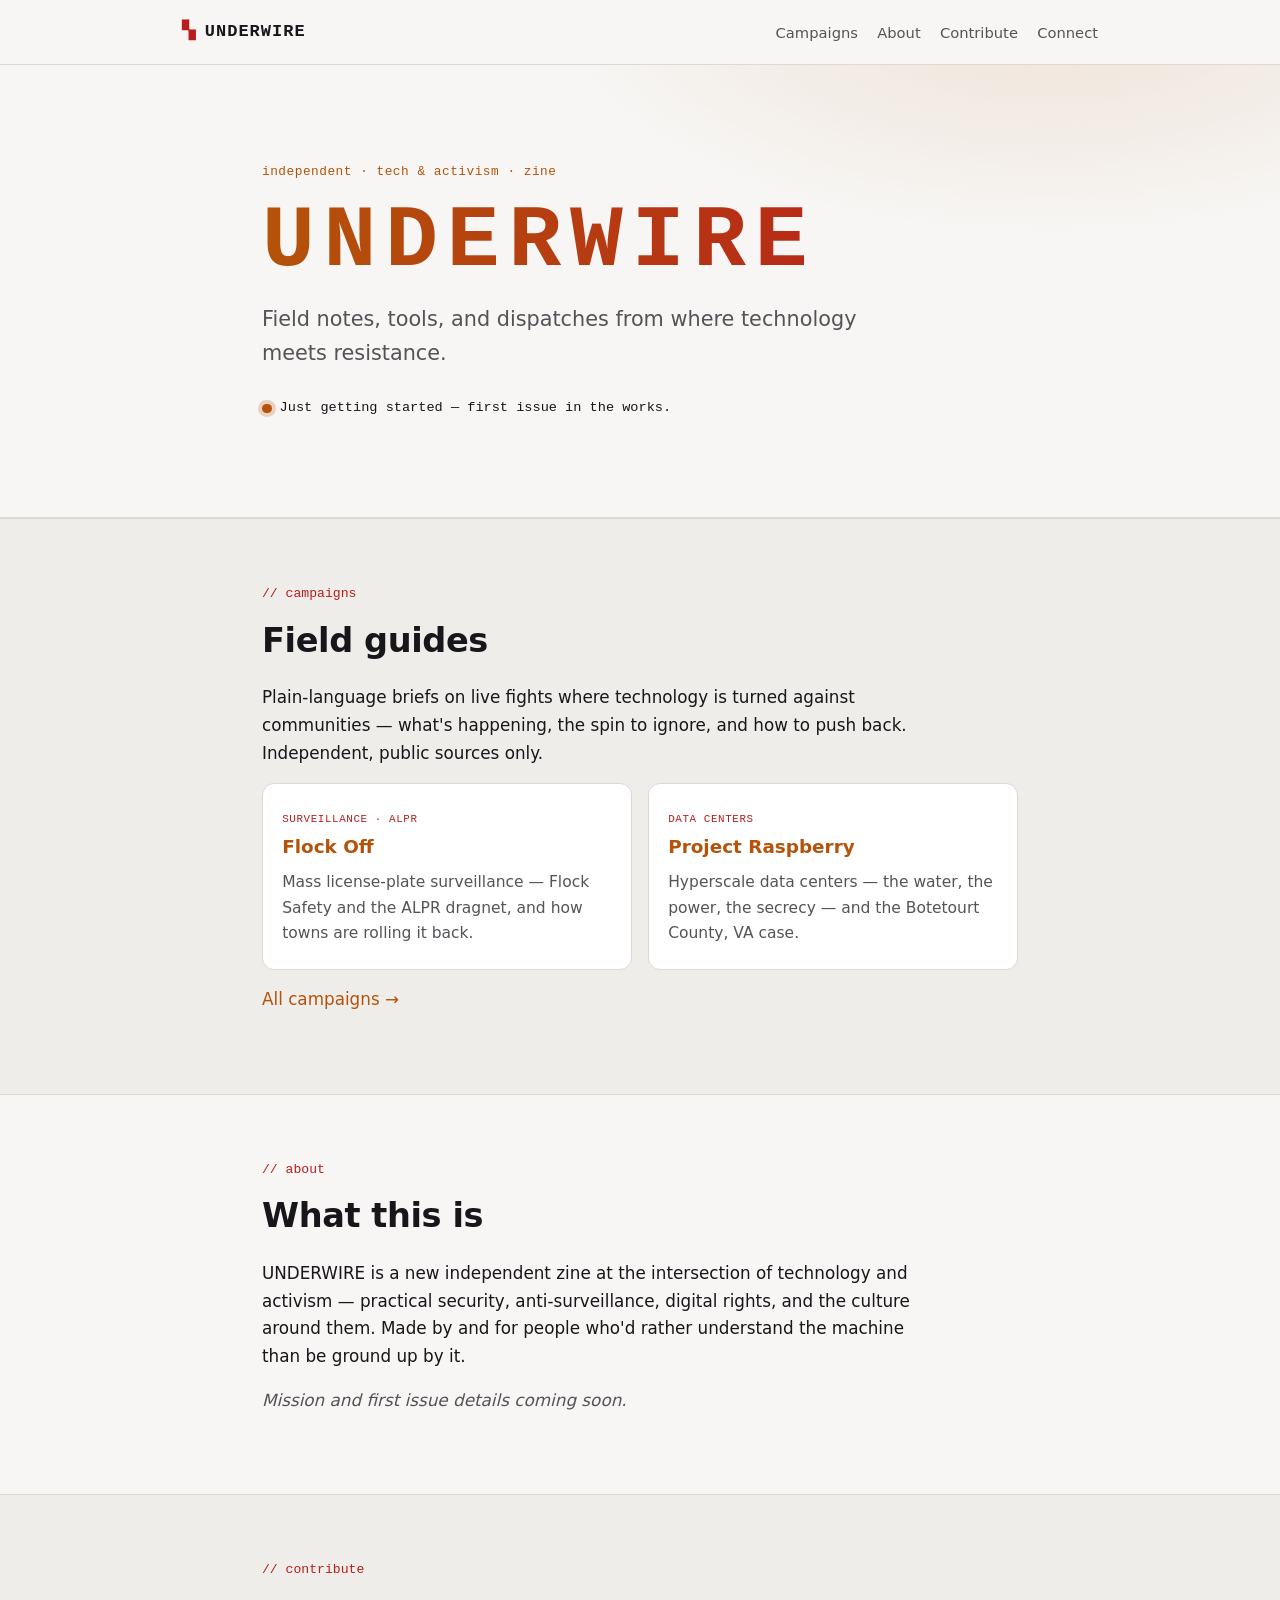
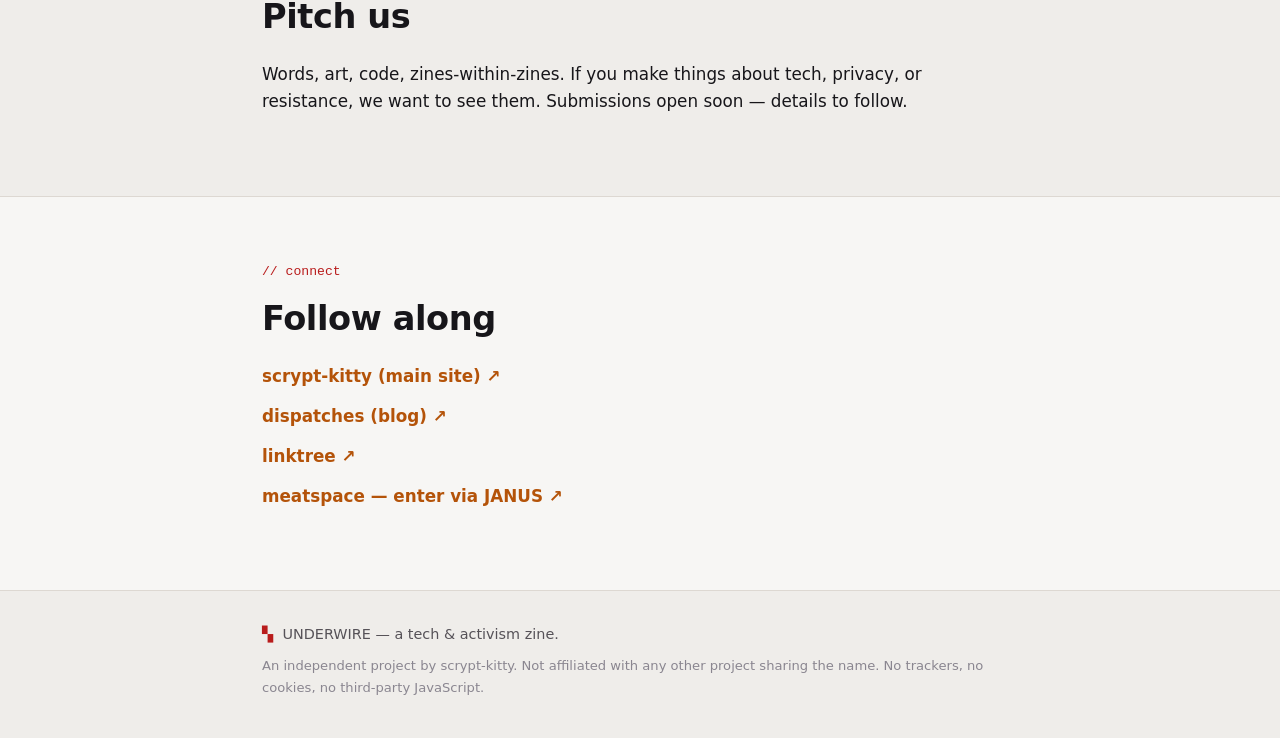
<file: index.html>
<!DOCTYPE html>
<html lang="en">
<head>
  <meta charset="utf-8" />
  <meta name="viewport" content="width=device-width, initial-scale=1" />
  <title>UNDERWIRE — a tech &amp; activism zine</title>
  <meta name="description" content="UNDERWIRE — an independent tech &amp; activism zine. Field notes, tools, and dispatches from where technology meets resistance. Launching soon." />
  <meta name="referrer" content="no-referrer" />
  <meta name="color-scheme" content="dark light" />
  <meta name="theme-color" content="#0a0a0c" />
  <meta property="og:title" content="UNDERWIRE — a tech &amp; activism zine" />
  <meta property="og:description" content="Independent tech &amp; activism zine. Launching soon." />
  <meta property="og:type" content="website" />
  <link rel="icon" href="favicon.svg" type="image/svg+xml" />
  <link rel="stylesheet" href="styles.css" />
</head>
<body>
  <a class="skip-link" href="#main">Skip to content</a>

  <header class="site-header">
    <nav class="nav" aria-label="Primary">
      <a class="brand" href="/underwire/">
        <span class="mark" aria-hidden="true">▚</span>
        <span class="brand-name">UNDERWIRE</span>
      </a>
      <ul class="nav-links">
        <li><a href="campaigns/">Campaigns</a></li>
        <li><a href="#about">About</a></li>
        <li><a href="#contribute">Contribute</a></li>
        <li><a href="#connect">Connect</a></li>
      </ul>
    </nav>
  </header>

  <main id="main">
    <section class="hero">
      <div class="wrap">
        <p class="eyebrow">independent · tech &amp; activism · zine</p>
        <h1 class="wordmark">UNDERWIRE</h1>
        <p class="tagline">Field notes, tools, and dispatches from where technology meets resistance.</p>
        <p class="status"><span class="dot" aria-hidden="true"></span> Just getting started — first issue in the works.</p>
      </div>
    </section>

    <section class="section section-alt" id="campaigns">
      <div class="wrap">
        <p class="kicker">// campaigns</p>
        <h2>Field guides</h2>
        <p class="prose">Plain-language briefs on live fights where technology is turned against communities — what's happening, the spin to ignore, and how to push back. Independent, public sources only.</p>
        <div class="cards">
          <div class="card link">
            <span class="tag">surveillance · ALPR</span>
            <h3><a href="campaigns/flock-off/">Flock Off</a></h3>
            <p>Mass license-plate surveillance — Flock Safety and the ALPR dragnet, and how towns are rolling it back.</p>
          </div>
          <div class="card link">
            <span class="tag">data centers</span>
            <h3><a href="campaigns/raspberry/">Project Raspberry</a></h3>
            <p>Hyperscale data centers — the water, the power, the secrecy — and the Botetourt County, VA case.</p>
          </div>
        </div>
        <p class="prose"><a href="campaigns/">All campaigns →</a></p>
      </div>
    </section>

    <section class="section" id="about">
      <div class="wrap">
        <p class="kicker">// about</p>
        <h2>What this is</h2>
        <p class="prose">
          UNDERWIRE is a new independent zine at the intersection of technology and activism —
          practical security, anti-surveillance, digital rights, and the culture around them.
          Made by and for people who'd rather understand the machine than be ground up by it.
        </p>
        <p class="prose muted">
          <em>Mission and first issue details coming soon.</em>
        </p>
      </div>
    </section>

    <section class="section section-alt" id="contribute">
      <div class="wrap">
        <p class="kicker">// contribute</p>
        <h2>Pitch us</h2>
        <p class="prose">
          Words, art, code, zines-within-zines. If you make things about tech, privacy, or
          resistance, we want to see them. Submissions open soon — details to follow.
        </p>
      </div>
    </section>

    <section class="section" id="connect">
      <div class="wrap">
        <p class="kicker">// connect</p>
        <h2>Follow along</h2>
        <ul class="links">
          <li><a href="https://scrypt-kitty.github.io/" rel="noopener">scrypt-kitty (main site) ↗</a></li>
          <li><a href="https://scrypt-kitty.github.io/dispatches/" rel="noopener">dispatches (blog) ↗</a></li>
          <li><a href="https://linktr.ee/rcperez" rel="noopener">linktree ↗</a></li>
          <li><a href="https://scrypt-kitty.github.io/meatspace-pages/portal/" rel="noopener">meatspace — enter via JANUS ↗</a></li>
        </ul>
      </div>
    </section>
  </main>

  <footer class="site-footer">
    <div class="wrap">
      <p><span class="mark" aria-hidden="true">▚</span> UNDERWIRE — a tech &amp; activism zine.</p>
      <p class="fineprint">An independent project by scrypt-kitty. Not affiliated with any other
      project sharing the name. No trackers, no cookies, no third-party JavaScript.</p>
    </div>
  </footer>
</body>
</html>
</file>
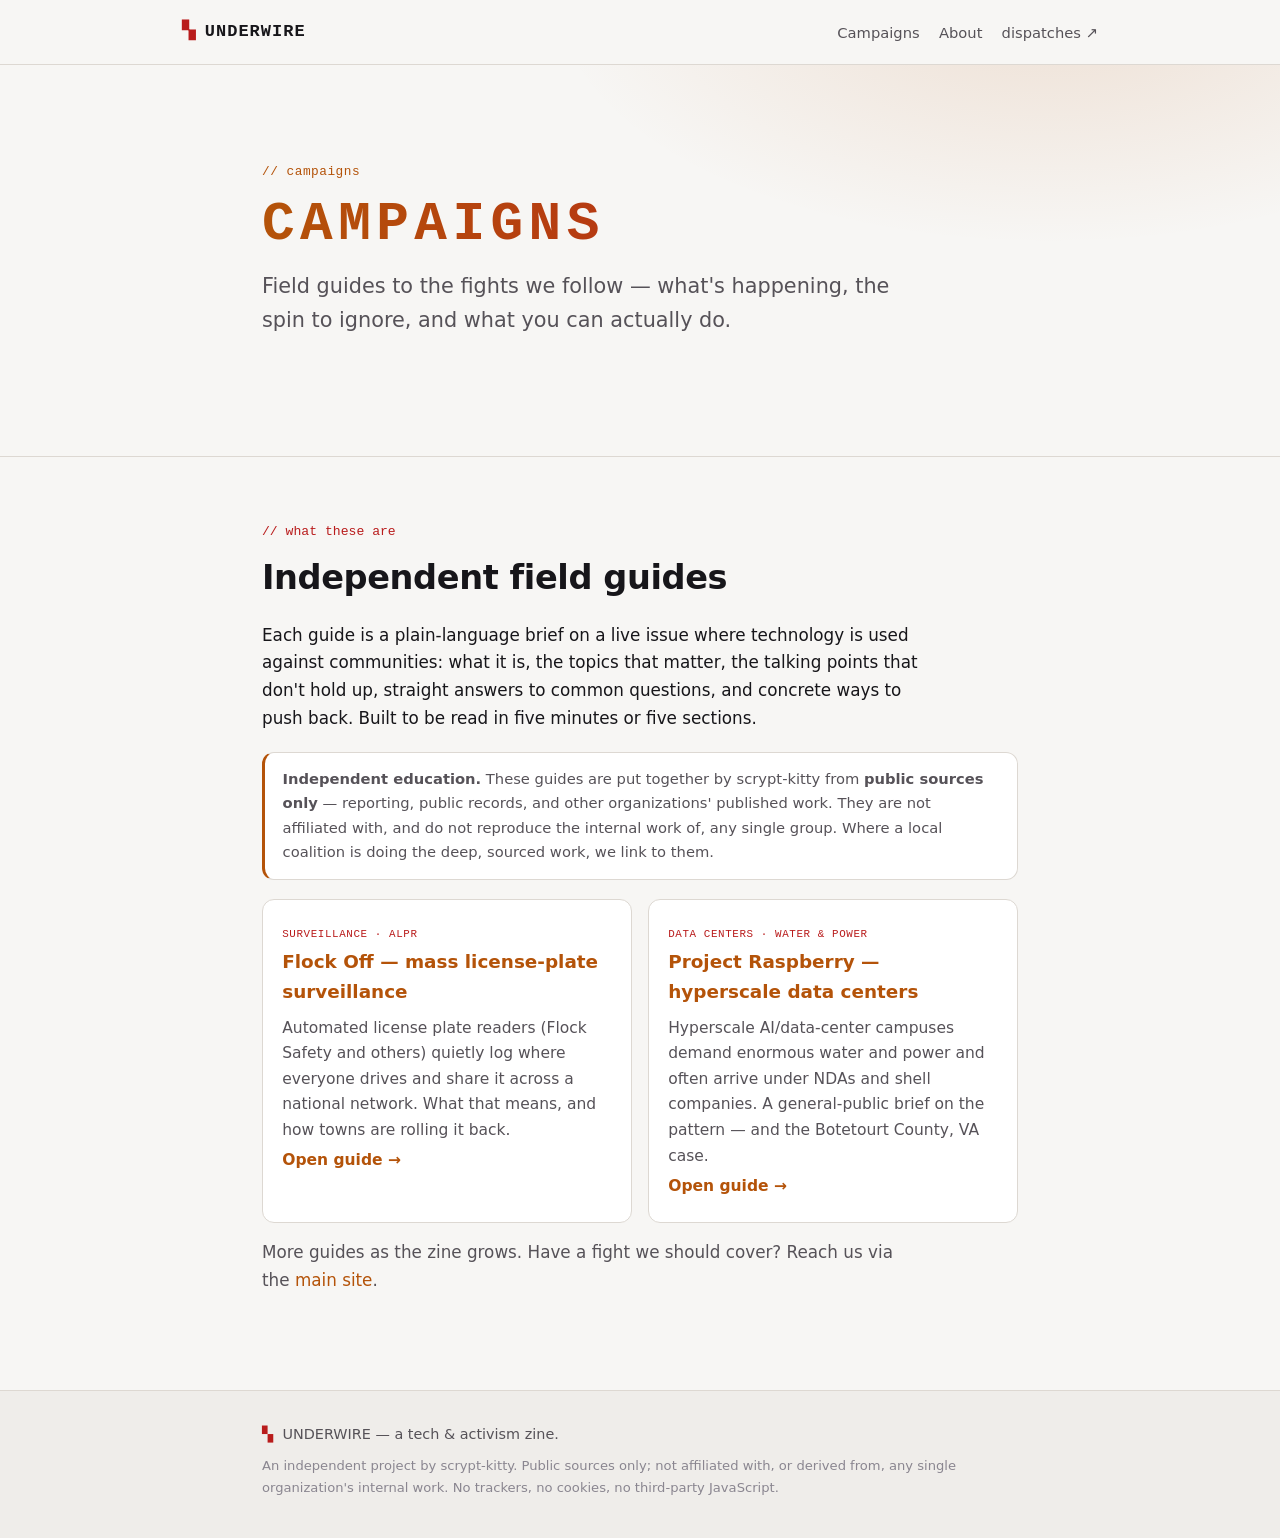
<file: campaigns/index.html>
<!DOCTYPE html>
<html lang="en">
<head>
  <meta charset="utf-8" />
  <meta name="viewport" content="width=device-width, initial-scale=1" />
  <title>Campaigns — UNDERWIRE</title>
  <meta name="description" content="Independent, public-sourced field guides on the fights UNDERWIRE follows — mass ALPR surveillance (Flock Off) and hyperscale data centers (Project Raspberry). Topics, debunking, FAQ, and how to take action." />
  <meta name="referrer" content="no-referrer" />
  <meta name="color-scheme" content="dark light" />
  <meta name="theme-color" content="#0a0a0c" />
  <link rel="icon" href="../favicon.svg" type="image/svg+xml" />
  <link rel="stylesheet" href="../styles.css" />
</head>
<body>
  <a class="skip-link" href="#main">Skip to content</a>

  <header class="site-header">
    <nav class="nav" aria-label="Primary">
      <a class="brand" href="../"><span class="mark" aria-hidden="true">▚</span><span class="brand-name">UNDERWIRE</span></a>
      <ul class="nav-links">
        <li><a href="./">Campaigns</a></li>
        <li><a href="../#about">About</a></li>
        <li><a href="https://scrypt-kitty.github.io/dispatches/" rel="noopener">dispatches ↗</a></li>
      </ul>
    </nav>
  </header>

  <main id="main">
    <section class="hero">
      <div class="wrap">
        <p class="eyebrow">// campaigns</p>
        <h1 class="wordmark" style="font-size:clamp(2rem,7vw,3.4rem)">CAMPAIGNS</h1>
        <p class="tagline">Field guides to the fights we follow — what's happening, the spin to ignore, and what you can actually do.</p>
      </div>
    </section>

    <section class="section">
      <div class="wrap">
        <p class="kicker">// what these are</p>
        <h2>Independent field guides</h2>
        <p class="prose">Each guide is a plain-language brief on a live issue where technology is used against communities: what it is, the topics that matter, the talking points that don't hold up, straight answers to common questions, and concrete ways to push back. Built to be read in five minutes or five sections.</p>
        <p class="disclaimer"><strong>Independent education.</strong> These guides are put together by scrypt-kitty from <strong>public sources only</strong> — reporting, public records, and other organizations' published work. They are not affiliated with, and do not reproduce the internal work of, any single group. Where a local coalition is doing the deep, sourced work, we link to them.</p>

        <div class="cards">
          <div class="card link">
            <span class="tag">surveillance · ALPR</span>
            <h3><a href="flock-off/">Flock Off — mass license-plate surveillance</a></h3>
            <p>Automated license plate readers (Flock Safety and others) quietly log where everyone drives and share it across a national network. What that means, and how towns are rolling it back.</p>
            <p><a href="flock-off/">Open guide →</a></p>
          </div>
          <div class="card link">
            <span class="tag">data centers · water &amp; power</span>
            <h3><a href="raspberry/">Project Raspberry — hyperscale data centers</a></h3>
            <p>Hyperscale AI/data-center campuses demand enormous water and power and often arrive under NDAs and shell companies. A general-public brief on the pattern — and the Botetourt County, VA case.</p>
            <p><a href="raspberry/">Open guide →</a></p>
          </div>
        </div>

        <p class="prose muted">More guides as the zine grows. Have a fight we should cover? Reach us via the <a href="https://scrypt-kitty.github.io/" rel="noopener">main site</a>.</p>
      </div>
    </section>
  </main>

  <footer class="site-footer">
    <div class="wrap">
      <p><span class="mark" aria-hidden="true">▚</span> UNDERWIRE — a tech &amp; activism zine.</p>
      <p class="fineprint">An independent project by scrypt-kitty. Public sources only; not affiliated with, or derived from, any single organization's internal work. No trackers, no cookies, no third-party JavaScript.</p>
    </div>
  </footer>
</body>
</html>
</file>
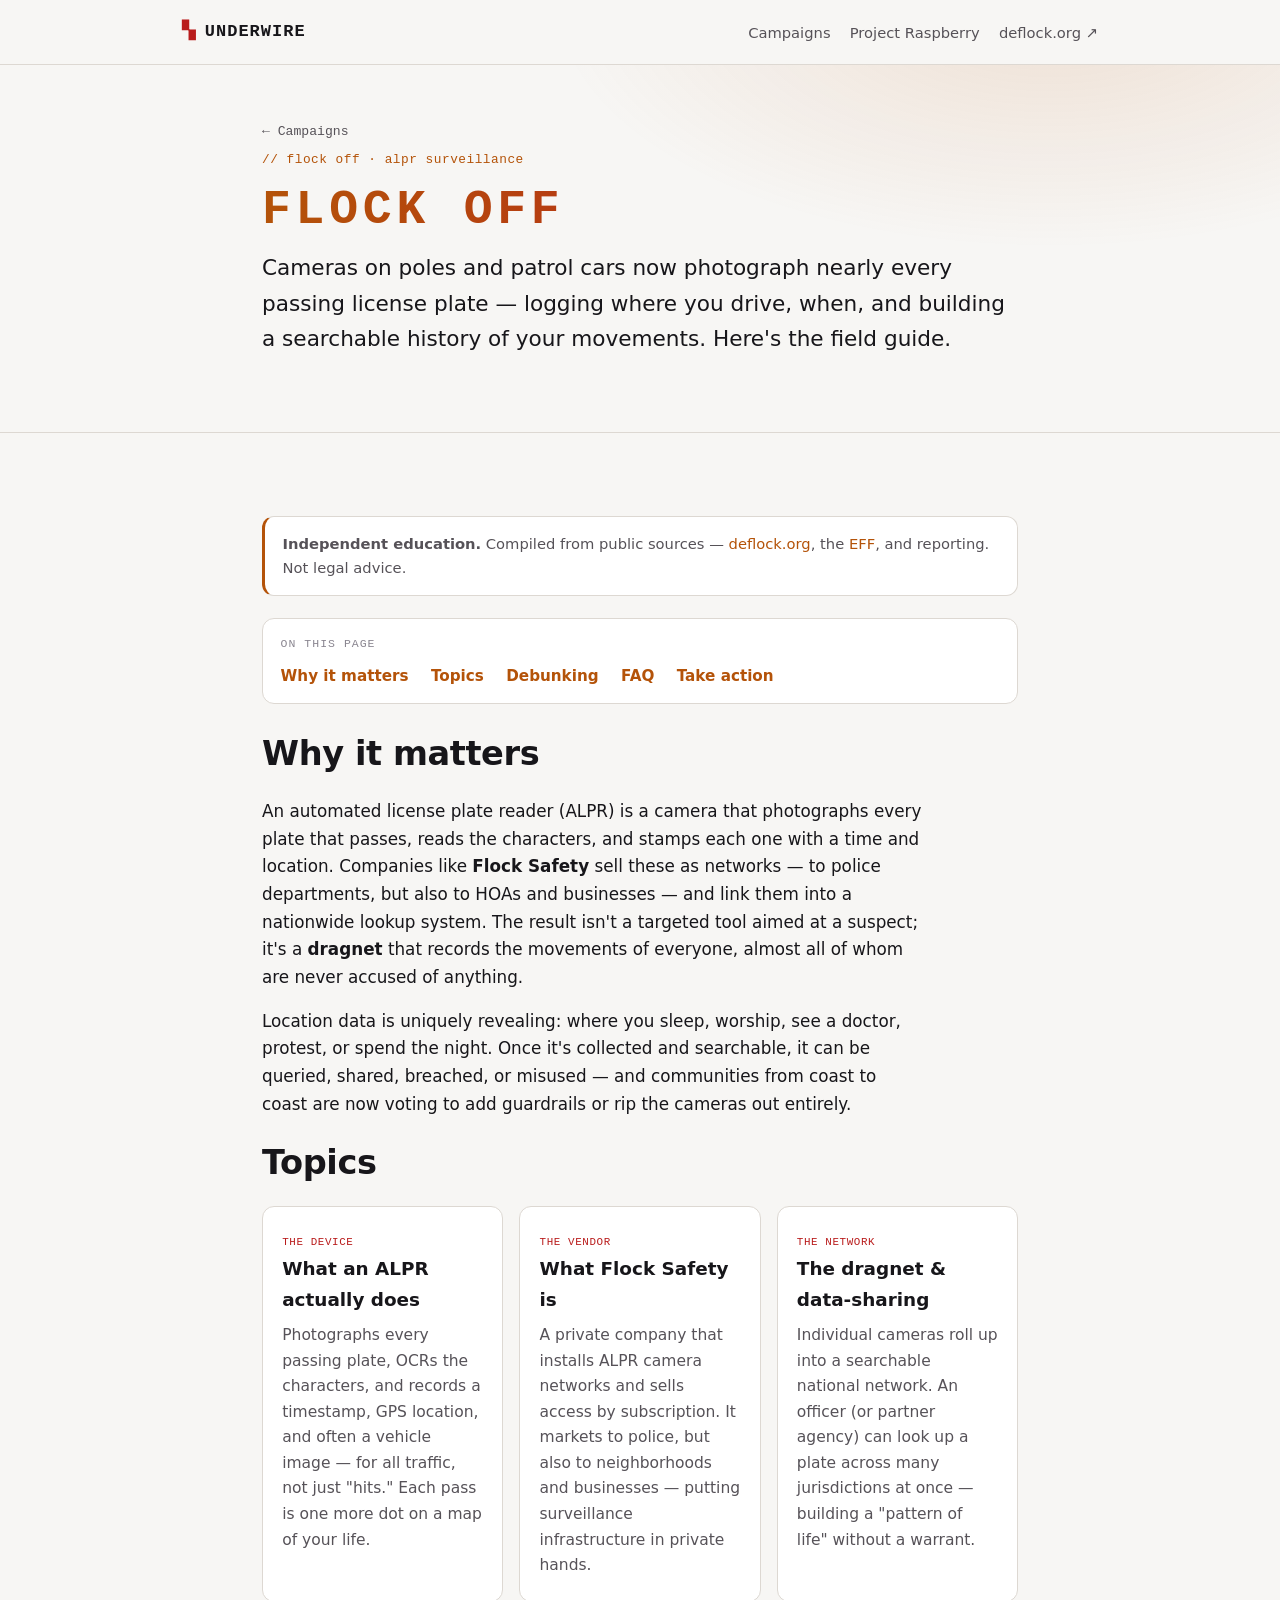
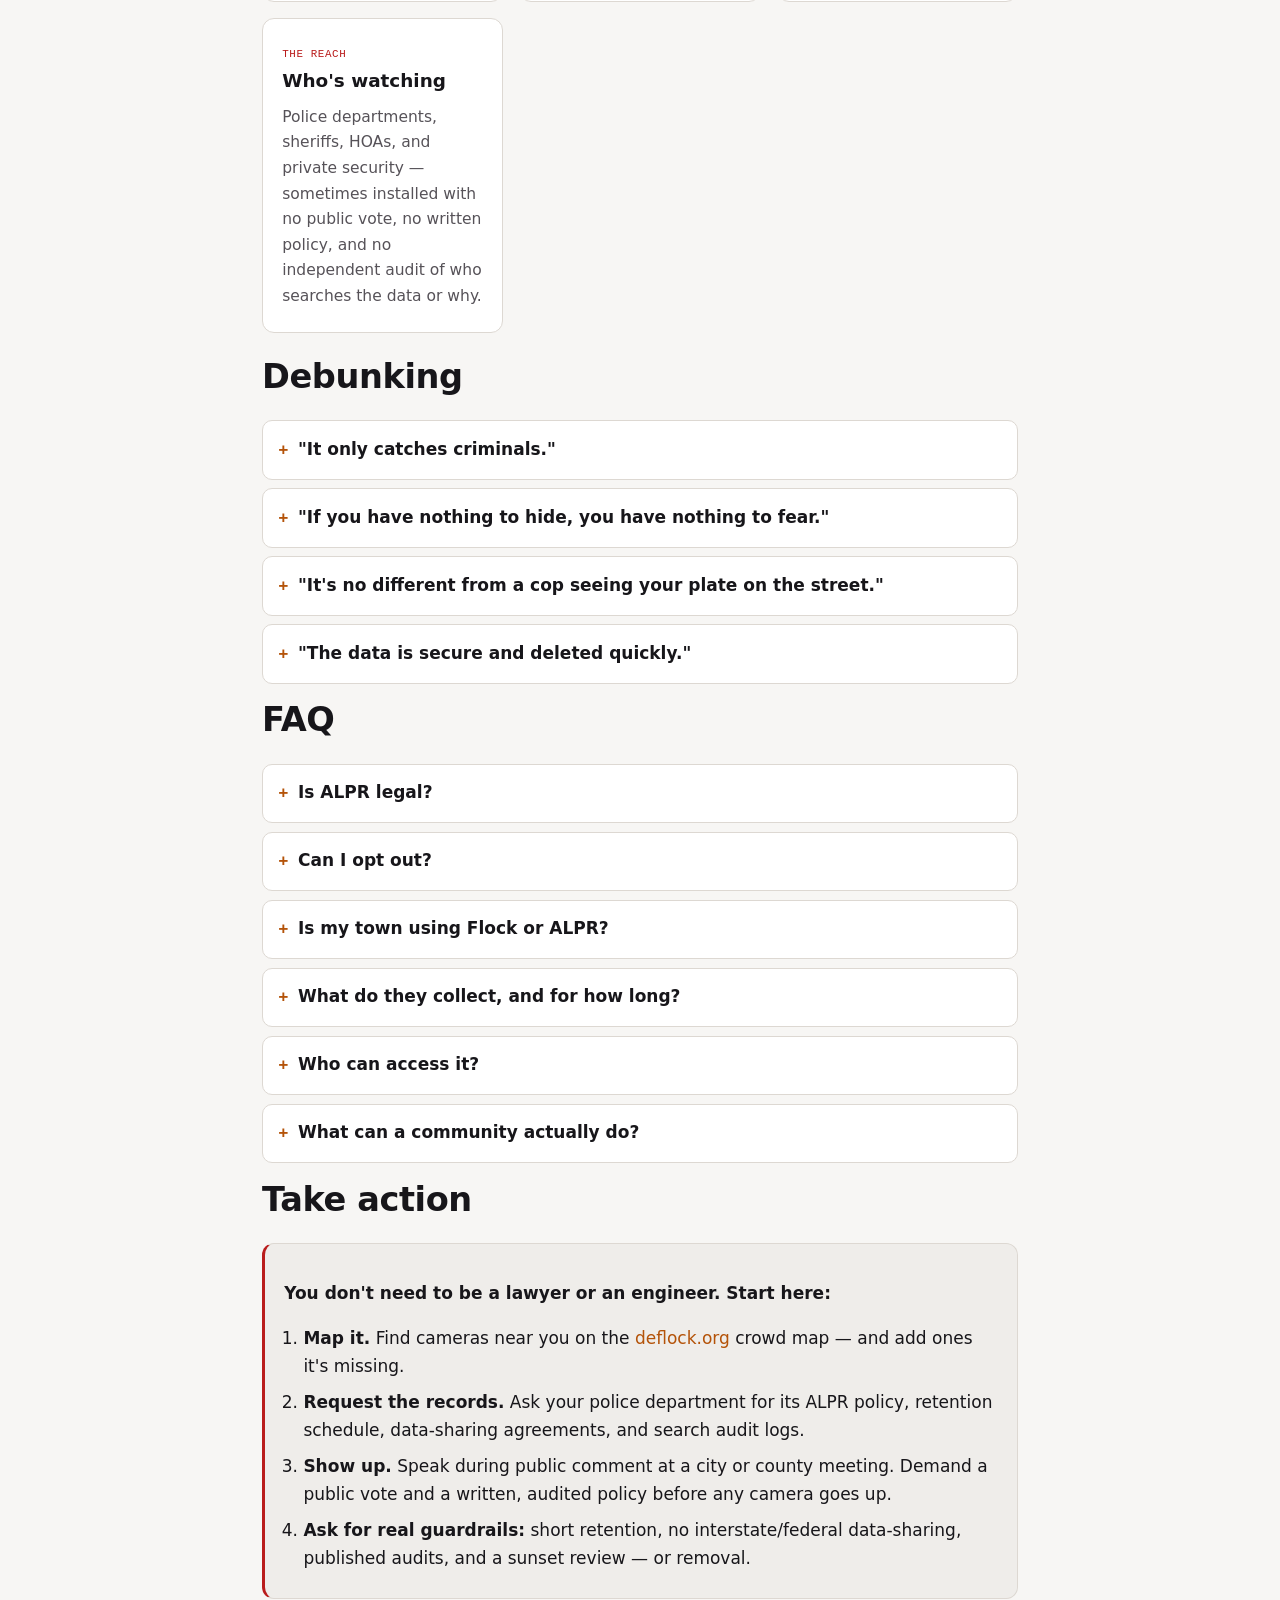
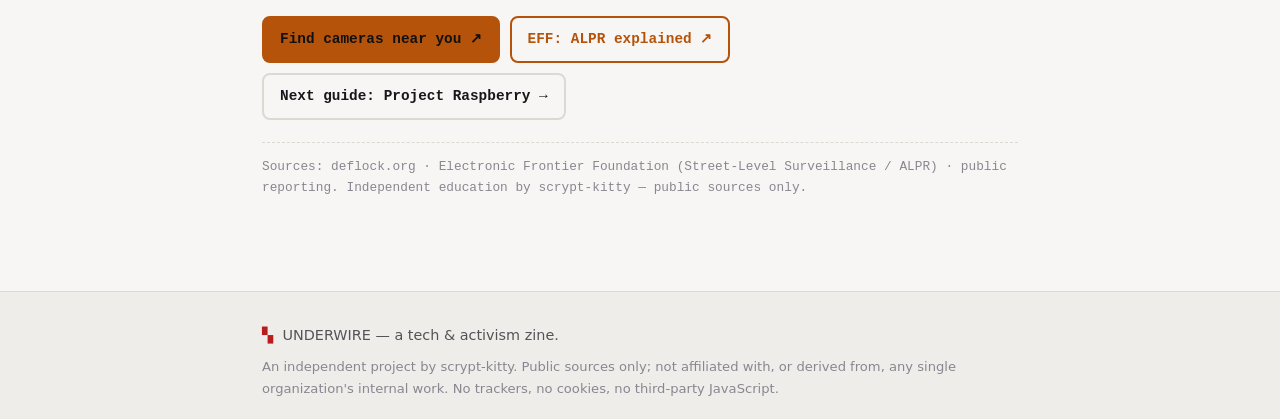
<file: campaigns/flock-off/index.html>
<!DOCTYPE html>
<html lang="en">
<head>
  <meta charset="utf-8" />
  <meta name="viewport" content="width=device-width, initial-scale=1" />
  <title>Flock Off — mass ALPR surveillance · UNDERWIRE</title>
  <meta name="description" content="A plain-language field guide to automated license plate readers (Flock Safety and others): what they are, the dragnet data-sharing model, myths that don't hold up, FAQs, and how to push back. Independent, public sources only." />
  <meta name="referrer" content="no-referrer" />
  <meta name="color-scheme" content="dark light" />
  <meta name="theme-color" content="#0a0a0c" />
  <link rel="icon" href="../../favicon.svg" type="image/svg+xml" />
  <link rel="stylesheet" href="../../styles.css" />
</head>
<body>
  <a class="skip-link" href="#main">Skip to content</a>

  <header class="site-header">
    <nav class="nav" aria-label="Primary">
      <a class="brand" href="../../"><span class="mark" aria-hidden="true">▚</span><span class="brand-name">UNDERWIRE</span></a>
      <ul class="nav-links">
        <li><a href="../">Campaigns</a></li>
        <li><a href="../raspberry/">Project Raspberry</a></li>
        <li><a href="https://deflock.org" rel="noopener">deflock.org ↗</a></li>
      </ul>
    </nav>
  </header>

  <main id="main">
    <section class="hero" style="padding-block:clamp(2rem,6vw,3.5rem)">
      <div class="wrap">
        <p class="crumb"><a href="../">← Campaigns</a></p>
        <p class="eyebrow">// flock off · ALPR surveillance</p>
        <h1 class="wordmark" style="font-size:clamp(1.9rem,6vw,3rem)">FLOCK OFF</h1>
        <p class="lede">Cameras on poles and patrol cars now photograph nearly every passing license plate — logging where you drive, when, and building a searchable history of your movements. Here's the field guide.</p>
      </div>
    </section>

    <section class="section">
      <div class="wrap">
        <p class="disclaimer"><strong>Independent education.</strong> Compiled from public sources — <a href="https://deflock.org" rel="noopener">deflock.org</a>, the <a href="https://www.eff.org/issues/automated-license-plate-readers-alpr" rel="noopener">EFF</a>, and reporting. Not legal advice.</p>
        <nav class="toc" aria-label="On this page">
          <p>On this page</p>
          <ul>
            <li><a href="#why">Why it matters</a></li>
            <li><a href="#topics">Topics</a></li>
            <li><a href="#debunking">Debunking</a></li>
            <li><a href="#faq">FAQ</a></li>
            <li><a href="#act">Take action</a></li>
          </ul>
        </nav>

        <h2 id="why">Why it matters</h2>
        <p class="prose">An automated license plate reader (ALPR) is a camera that photographs every plate that passes, reads the characters, and stamps each one with a time and location. Companies like <strong>Flock Safety</strong> sell these as networks — to police departments, but also to HOAs and businesses — and link them into a nationwide lookup system. The result isn't a targeted tool aimed at a suspect; it's a <strong>dragnet</strong> that records the movements of everyone, almost all of whom are never accused of anything.</p>
        <p class="prose">Location data is uniquely revealing: where you sleep, worship, see a doctor, protest, or spend the night. Once it's collected and searchable, it can be queried, shared, breached, or misused — and communities from coast to coast are now voting to add guardrails or rip the cameras out entirely.</p>

        <h2 id="topics">Topics</h2>
        <div class="cards">
          <div class="card">
            <span class="tag">the device</span>
            <h3>What an ALPR actually does</h3>
            <p>Photographs every passing plate, OCRs the characters, and records a timestamp, GPS location, and often a vehicle image — for all traffic, not just "hits." Each pass is one more dot on a map of your life.</p>
          </div>
          <div class="card">
            <span class="tag">the vendor</span>
            <h3>What Flock Safety is</h3>
            <p>A private company that installs ALPR camera networks and sells access by subscription. It markets to police, but also to neighborhoods and businesses — putting surveillance infrastructure in private hands.</p>
          </div>
          <div class="card">
            <span class="tag">the network</span>
            <h3>The dragnet &amp; data-sharing</h3>
            <p>Individual cameras roll up into a searchable national network. An officer (or partner agency) can look up a plate across many jurisdictions at once — building a "pattern of life" without a warrant.</p>
          </div>
          <div class="card">
            <span class="tag">the reach</span>
            <h3>Who's watching</h3>
            <p>Police departments, sheriffs, HOAs, and private security — sometimes installed with no public vote, no written policy, and no independent audit of who searches the data or why.</p>
          </div>
        </div>

        <h2 id="debunking">Debunking</h2>
        <details class="qa"><summary>"It only catches criminals."</summary>
          <p class="claim">The pitch.</p>
          <p>ALPRs record <em>every</em> vehicle, overwhelmingly people who've done nothing. The system is built on mass collection first, suspicion second — the opposite of a targeted investigation.</p></details>
        <details class="qa"><summary>"If you have nothing to hide, you have nothing to fear."</summary>
          <p class="claim">The pitch.</p>
          <p>Where you drive exposes your doctor, your place of worship, a gun shop, a protest, a clinic, an affair, a support group. A permanent, searchable movement log is power over you — regardless of whether you've broken any law.</p></details>
        <details class="qa"><summary>"It's no different from a cop seeing your plate on the street."</summary>
          <p class="claim">The pitch.</p>
          <p>Scale changes the thing. A human officer forgets; a network remembers everything, forever, everywhere at once, and makes it instantly searchable and shareable across agencies. Automation of a small power creates a categorically larger one.</p></details>
        <details class="qa"><summary>"The data is secure and deleted quickly."</summary>
          <p class="claim">The pitch.</p>
          <p>Retention varies widely and is often longer than advertised; access is broad; audit logs are frequently weak or absent; and networks have shared data with hundreds of outside agencies. "Trust us" is not a security model — verifiable policy and independent audits are.</p></details>

        <h2 id="faq">FAQ</h2>
        <details class="qa"><summary>Is ALPR legal?</summary><p>Generally yes, and largely unregulated at the federal level — which is the problem. Some states and localities restrict retention, sharing, or use; rules vary a lot by place. "Legal" and "accountable" are not the same thing.</p></details>
        <details class="qa"><summary>Can I opt out?</summary><p>Not individually — the cameras capture public roads. The real "opt-out" is collective: policy limits or removal, decided by your city or county.</p></details>
        <details class="qa"><summary>Is my town using Flock or ALPR?</summary><p>Check the crowd-sourced map at <a href="https://deflock.org" rel="noopener">deflock.org</a>, file a public-records request with your police department, and watch council/board agendas for camera contracts.</p></details>
        <details class="qa"><summary>What do they collect, and for how long?</summary><p>Plate characters, a timestamp, GPS location, and usually a vehicle image — for all traffic. Retention is set by policy (often around a month, sometimes far longer). Ask your locality for its written retention schedule.</p></details>
        <details class="qa"><summary>Who can access it?</summary><p>Local officers, and frequently a wide network of partner agencies via lookup. Whether searches are logged, reviewed, or ever audited depends entirely on local policy — which is often missing.</p></details>
        <details class="qa"><summary>What can a community actually do?</summary><p>Plenty — from strict retention limits and bans on data-sharing to mandatory public audits, or removing the cameras outright. Towns are doing all of these right now.</p></details>

        <h2 id="act">Take action</h2>
        <div class="cta">
          <p><strong>You don't need to be a lawyer or an engineer. Start here:</strong></p>
          <ol>
            <li><strong>Map it.</strong> Find cameras near you on the <a href="https://deflock.org" rel="noopener">deflock.org</a> crowd map — and add ones it's missing.</li>
            <li><strong>Request the records.</strong> Ask your police department for its ALPR policy, retention schedule, data-sharing agreements, and search audit logs.</li>
            <li><strong>Show up.</strong> Speak during public comment at a city or county meeting. Demand a public vote and a written, audited policy before any camera goes up.</li>
            <li><strong>Ask for real guardrails:</strong> short retention, no interstate/federal data-sharing, published audits, and a sunset review — or removal.</li>
          </ol>
        </div>
        <div class="btnrow">
          <a class="btn solid" href="https://deflock.org" rel="noopener">Find cameras near you ↗</a>
          <a class="btn" href="https://www.eff.org/issues/automated-license-plate-readers-alpr" rel="noopener">EFF: ALPR explained ↗</a>
          <a class="btn alt" href="../raspberry/">Next guide: Project Raspberry →</a>
        </div>
        <p class="srcnote">Sources: deflock.org · Electronic Frontier Foundation (Street-Level Surveillance / ALPR) · public reporting. Independent education by scrypt-kitty — public sources only.</p>
      </div>
    </section>
  </main>

  <footer class="site-footer">
    <div class="wrap">
      <p><span class="mark" aria-hidden="true">▚</span> UNDERWIRE — a tech &amp; activism zine.</p>
      <p class="fineprint">An independent project by scrypt-kitty. Public sources only; not affiliated with, or derived from, any single organization's internal work. No trackers, no cookies, no third-party JavaScript.</p>
    </div>
  </footer>
</body>
</html>
</file>
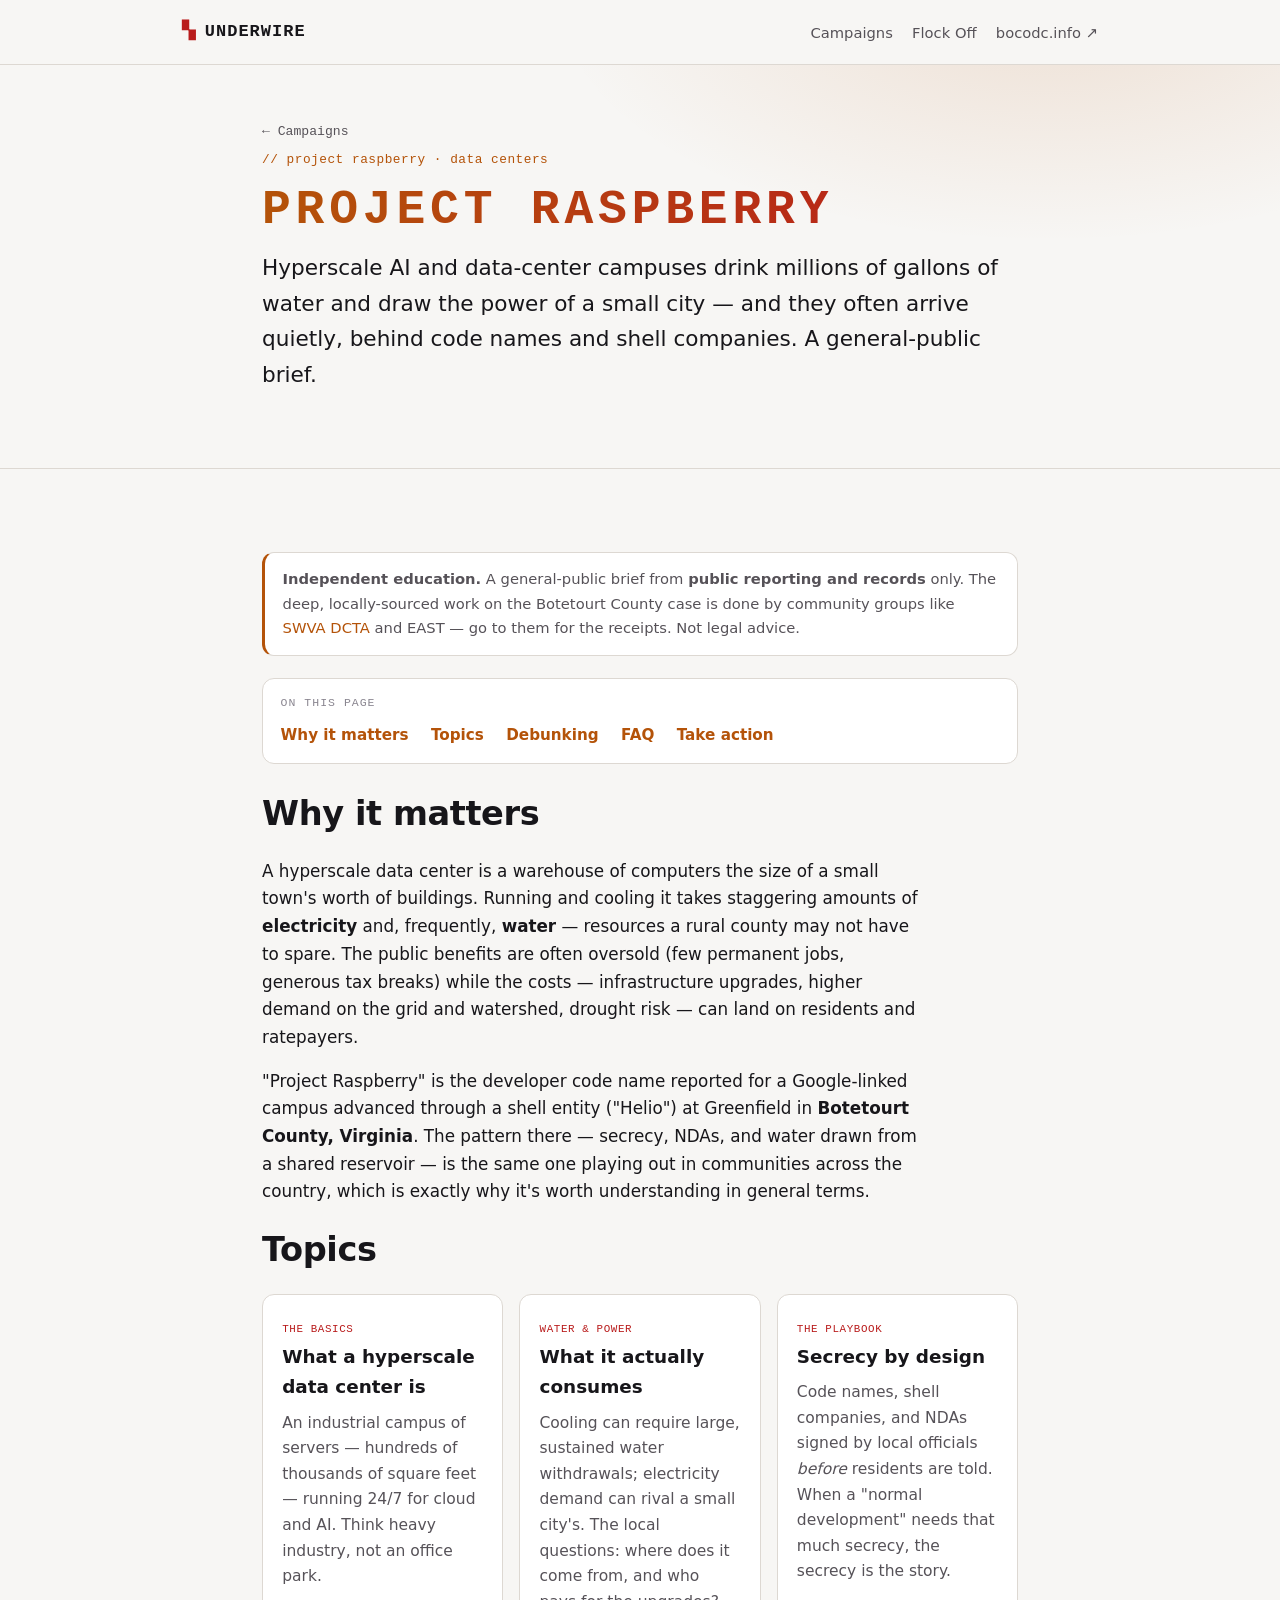
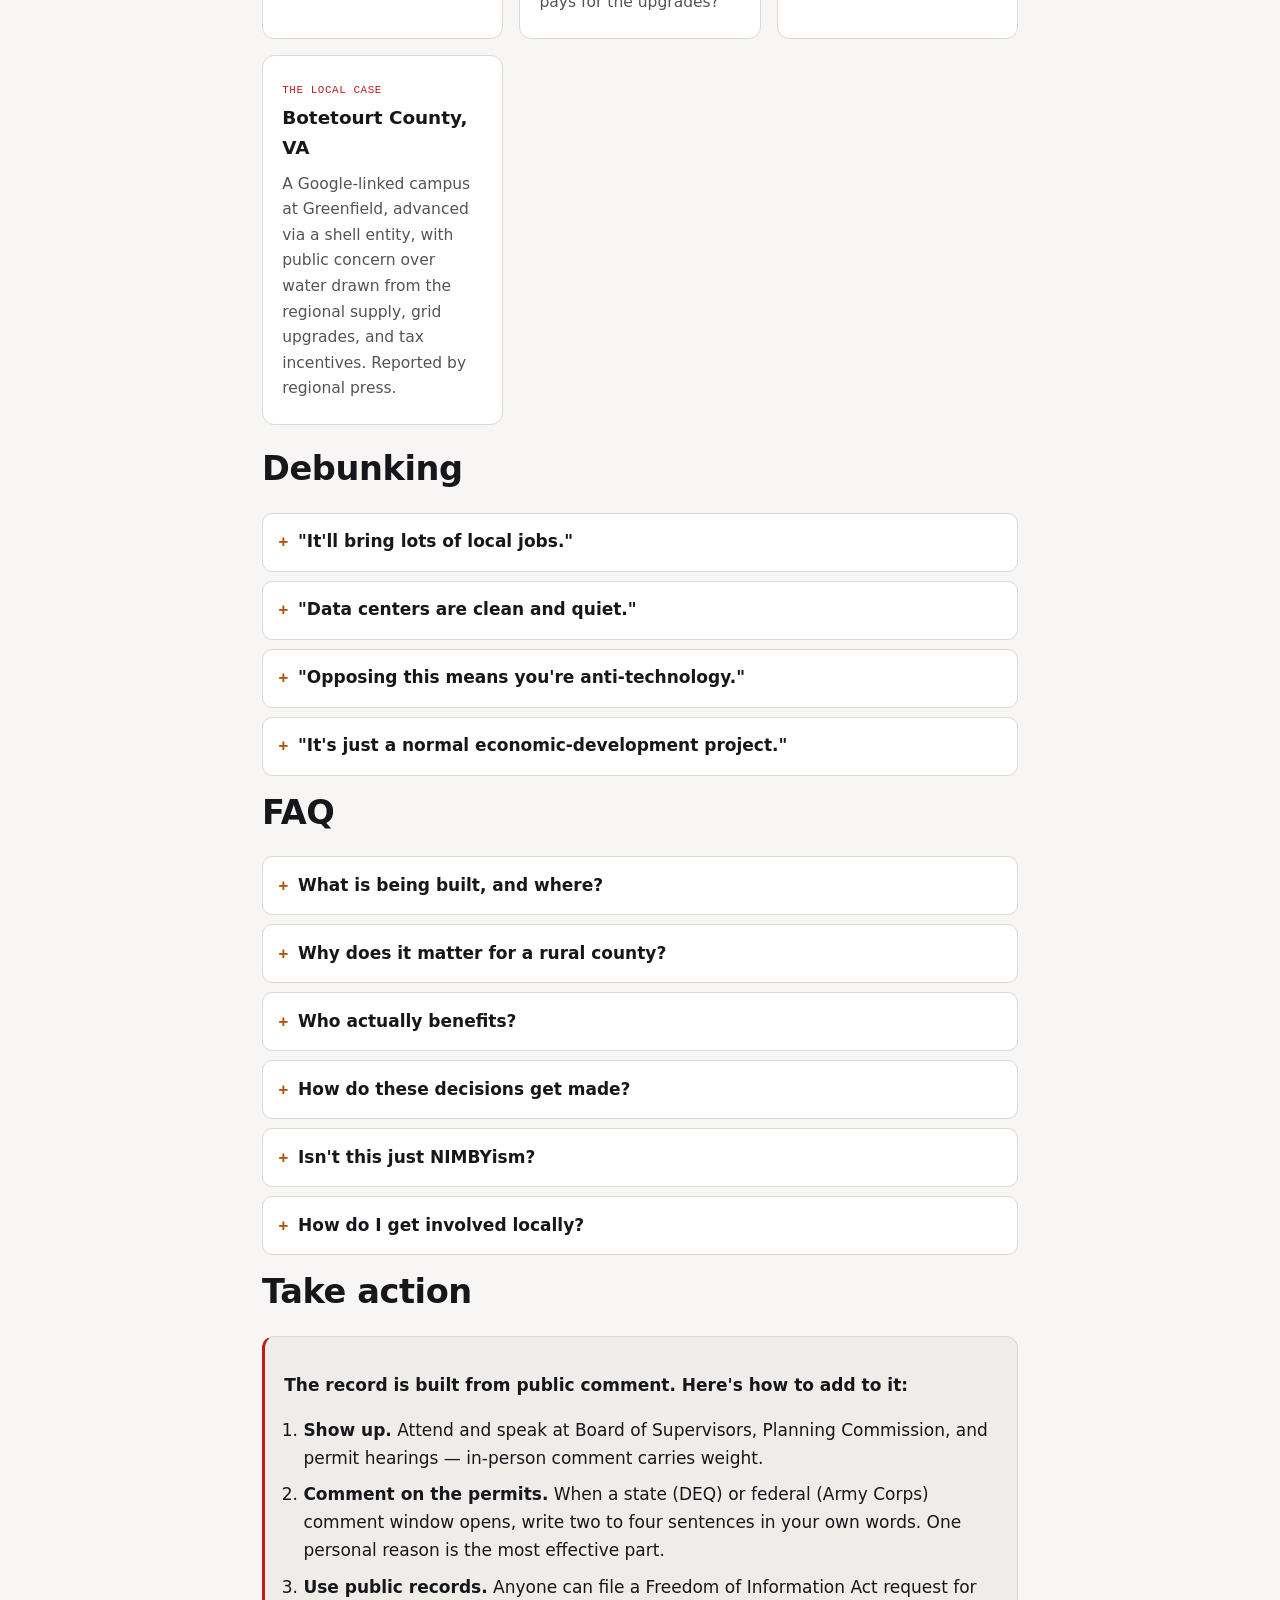
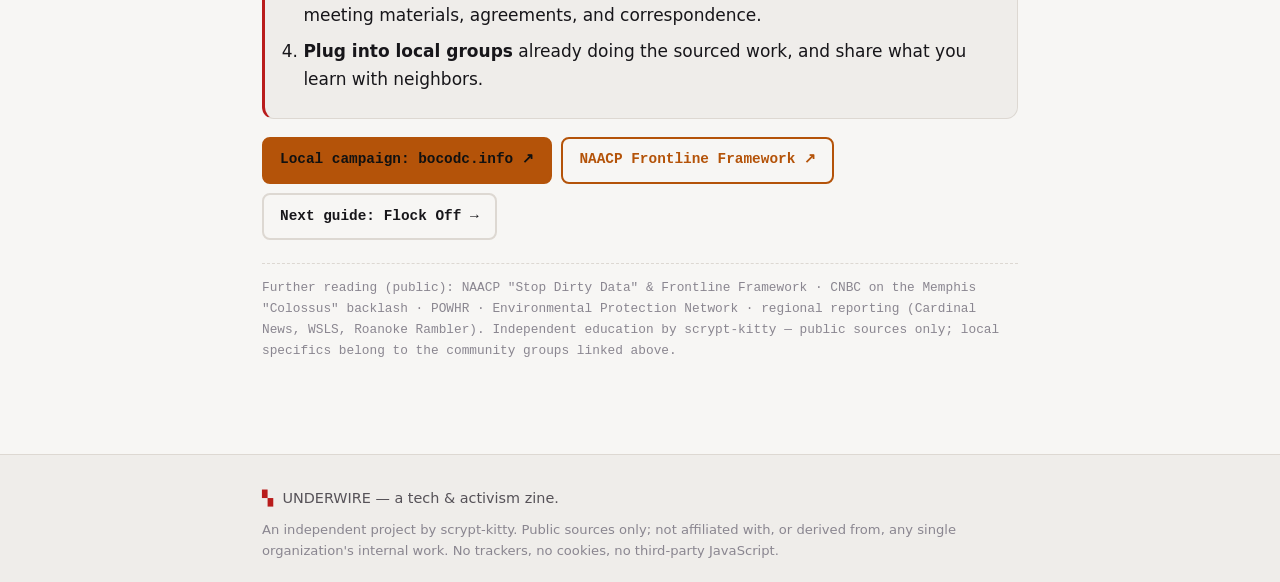
<file: campaigns/raspberry/index.html>
<!DOCTYPE html>
<html lang="en">
<head>
  <meta charset="utf-8" />
  <meta name="viewport" content="width=device-width, initial-scale=1" />
  <title>Project Raspberry — hyperscale data centers · UNDERWIRE</title>
  <meta name="description" content="A general-public field guide to hyperscale data centers: what they demand in water and power, the secrecy pattern, myths that don't hold up, FAQs, and how to take action — with the Botetourt County, VA case. Independent, public sources only." />
  <meta name="referrer" content="no-referrer" />
  <meta name="color-scheme" content="dark light" />
  <meta name="theme-color" content="#0a0a0c" />
  <link rel="icon" href="../../favicon.svg" type="image/svg+xml" />
  <link rel="stylesheet" href="../../styles.css" />
</head>
<body>
  <a class="skip-link" href="#main">Skip to content</a>

  <header class="site-header">
    <nav class="nav" aria-label="Primary">
      <a class="brand" href="../../"><span class="mark" aria-hidden="true">▚</span><span class="brand-name">UNDERWIRE</span></a>
      <ul class="nav-links">
        <li><a href="../">Campaigns</a></li>
        <li><a href="../flock-off/">Flock Off</a></li>
        <li><a href="https://bocodc.info" rel="noopener">bocodc.info ↗</a></li>
      </ul>
    </nav>
  </header>

  <main id="main">
    <section class="hero" style="padding-block:clamp(2rem,6vw,3.5rem)">
      <div class="wrap">
        <p class="crumb"><a href="../">← Campaigns</a></p>
        <p class="eyebrow">// project raspberry · data centers</p>
        <h1 class="wordmark" style="font-size:clamp(1.9rem,6vw,3rem)">PROJECT RASPBERRY</h1>
        <p class="lede">Hyperscale AI and data-center campuses drink millions of gallons of water and draw the power of a small city — and they often arrive quietly, behind code names and shell companies. A general-public brief.</p>
      </div>
    </section>

    <section class="section">
      <div class="wrap">
        <p class="disclaimer"><strong>Independent education.</strong> A general-public brief from <strong>public reporting and records</strong> only. The deep, locally-sourced work on the Botetourt County case is done by community groups like <a href="https://bocodc.info" rel="noopener">SWVA DCTA</a> and EAST — go to them for the receipts. Not legal advice.</p>
        <nav class="toc" aria-label="On this page">
          <p>On this page</p>
          <ul>
            <li><a href="#why">Why it matters</a></li>
            <li><a href="#topics">Topics</a></li>
            <li><a href="#debunking">Debunking</a></li>
            <li><a href="#faq">FAQ</a></li>
            <li><a href="#act">Take action</a></li>
          </ul>
        </nav>

        <h2 id="why">Why it matters</h2>
        <p class="prose">A hyperscale data center is a warehouse of computers the size of a small town's worth of buildings. Running and cooling it takes staggering amounts of <strong>electricity</strong> and, frequently, <strong>water</strong> — resources a rural county may not have to spare. The public benefits are often oversold (few permanent jobs, generous tax breaks) while the costs — infrastructure upgrades, higher demand on the grid and watershed, drought risk — can land on residents and ratepayers.</p>
        <p class="prose">"Project Raspberry" is the developer code name reported for a Google-linked campus advanced through a shell entity ("Helio") at Greenfield in <strong>Botetourt County, Virginia</strong>. The pattern there — secrecy, NDAs, and water drawn from a shared reservoir — is the same one playing out in communities across the country, which is exactly why it's worth understanding in general terms.</p>

        <h2 id="topics">Topics</h2>
        <div class="cards">
          <div class="card">
            <span class="tag">the basics</span>
            <h3>What a hyperscale data center is</h3>
            <p>An industrial campus of servers — hundreds of thousands of square feet — running 24/7 for cloud and AI. Think heavy industry, not an office park.</p>
          </div>
          <div class="card">
            <span class="tag">water &amp; power</span>
            <h3>What it actually consumes</h3>
            <p>Cooling can require large, sustained water withdrawals; electricity demand can rival a small city's. The local questions: where does it come from, and who pays for the upgrades?</p>
          </div>
          <div class="card">
            <span class="tag">the playbook</span>
            <h3>Secrecy by design</h3>
            <p>Code names, shell companies, and NDAs signed by local officials <em>before</em> residents are told. When a "normal development" needs that much secrecy, the secrecy is the story.</p>
          </div>
          <div class="card">
            <span class="tag">the local case</span>
            <h3>Botetourt County, VA</h3>
            <p>A Google-linked campus at Greenfield, advanced via a shell entity, with public concern over water drawn from the regional supply, grid upgrades, and tax incentives. Reported by regional press.</p>
          </div>
        </div>

        <h2 id="debunking">Debunking</h2>
        <details class="qa"><summary>"It'll bring lots of local jobs."</summary>
          <p class="claim">The pitch.</p>
          <p>Hyperscale data centers are highly automated. Construction jobs are temporary, and permanent on-site staff is typically a few dozen — a small number for the water, power, and incentives involved.</p></details>
        <details class="qa"><summary>"Data centers are clean and quiet."</summary>
          <p class="claim">The pitch.</p>
          <p>Industrial cooling systems, rows of backup diesel generators, and round-the-clock operation carry real noise, air, and water impacts for neighbors — this is industrial land use, not a quiet neighbor.</p></details>
        <details class="qa"><summary>"Opposing this means you're anti-technology."</summary>
          <p class="claim">The pitch.</p>
          <p>Wanting transparency, protected water, and a fair deal for the county isn't being anti-technology. You can use the cloud every day and still ask who pays and who decides.</p></details>
        <details class="qa"><summary>"It's just a normal economic-development project."</summary>
          <p class="claim">The pitch.</p>
          <p>Normal developments don't require public officials to sign non-disclosure agreements before residents learn the project exists. The process itself is the red flag.</p></details>

        <h2 id="faq">FAQ</h2>
        <details class="qa"><summary>What is being built, and where?</summary><p>Reporting describes a Google-linked hyperscale data-center campus at Greenfield in Botetourt County, Virginia, advanced under the code name "Project Raspberry" through a shell entity.</p></details>
        <details class="qa"><summary>Why does it matter for a rural county?</summary><p>Because the pressure lands locally — on the watershed, the power grid, road and utility infrastructure, and ratepayers — while the profits leave. Scale that a city might absorb can strain a smaller community.</p></details>
        <details class="qa"><summary>Who actually benefits?</summary><p>The company, and whoever brokered the incentives. Tax breaks and public infrastructure upgrades are common; independent analysts often find the promised local returns overstated.</p></details>
        <details class="qa"><summary>How do these decisions get made?</summary><p>Usually local land-use and rezoning votes (a county Board of Supervisors and Planning Commission), plus state environmental permits (in Virginia, DEQ) and — where wetlands or streams are involved — federal review (the Army Corps of Engineers). Each has a public-comment step.</p></details>
        <details class="qa"><summary>Isn't this just NIMBYism?</summary><p>It's about who pays and whether the process is honest. Asking for real water numbers, ratepayer protections, and an open process is civic due diligence, not a reflex.</p></details>
        <details class="qa"><summary>How do I get involved locally?</summary><p>Connect with the community groups already on it — <a href="https://bocodc.info" rel="noopener">SWVA DCTA (bocodc.info)</a> and EAST — attend meetings, and submit public comment when a window opens.</p></details>

        <h2 id="act">Take action</h2>
        <div class="cta">
          <p><strong>The record is built from public comment. Here's how to add to it:</strong></p>
          <ol>
            <li><strong>Show up.</strong> Attend and speak at Board of Supervisors, Planning Commission, and permit hearings — in-person comment carries weight.</li>
            <li><strong>Comment on the permits.</strong> When a state (DEQ) or federal (Army Corps) comment window opens, write two to four sentences in your own words. One personal reason is the most effective part.</li>
            <li><strong>Use public records.</strong> Anyone can file a Freedom of Information Act request for meeting materials, agreements, and correspondence.</li>
            <li><strong>Plug into local groups</strong> already doing the sourced work, and share what you learn with neighbors.</li>
          </ol>
        </div>
        <div class="btnrow">
          <a class="btn solid" href="https://bocodc.info" rel="noopener">Local campaign: bocodc.info ↗</a>
          <a class="btn" href="https://naacp.org/resources/frontline-framework-community-guiding-principles" rel="noopener">NAACP Frontline Framework ↗</a>
          <a class="btn alt" href="../flock-off/">Next guide: Flock Off →</a>
        </div>
        <p class="srcnote">Further reading (public): NAACP "Stop Dirty Data" &amp; Frontline Framework · CNBC on the Memphis "Colossus" backlash · POWHR · Environmental Protection Network · regional reporting (Cardinal News, WSLS, Roanoke Rambler). Independent education by scrypt-kitty — public sources only; local specifics belong to the community groups linked above.</p>
      </div>
    </section>
  </main>

  <footer class="site-footer">
    <div class="wrap">
      <p><span class="mark" aria-hidden="true">▚</span> UNDERWIRE — a tech &amp; activism zine.</p>
      <p class="fineprint">An independent project by scrypt-kitty. Public sources only; not affiliated with, or derived from, any single organization's internal work. No trackers, no cookies, no third-party JavaScript.</p>
    </div>
  </footer>
</body>
</html>
</file>
<file: styles.css>
/* UNDERWIRE — pure CSS, no JS, no external fonts/CDNs. Own identity: amber/red on ink. */
:root {
  --bg:#0a0a0c; --bg-alt:#0e0e11; --surface:#141417; --border:#2a2a30;
  --text:#ececec; --muted:#9a9a9a; --muted-2:#6d6d75;
  --accent:#f59e0b;   /* amber */
  --accent-2:#ef4444; /* red */
  --sans: ui-sans-serif, system-ui, -apple-system, "Segoe UI", Roboto, Helvetica, Arial, sans-serif;
  --mono: ui-monospace, "SFMono-Regular", "Cascadia Code", "JetBrains Mono", Consolas, monospace;
  --maxw: 820px; --pad: clamp(1rem, 4vw, 2rem); --radius: 12px;
}
@media (prefers-color-scheme: light) {
  :root { --bg:#f7f6f4; --bg-alt:#efedea; --surface:#fff; --border:#ddd8d2; --text:#17161a; --muted:#565258; --muted-2:#8a8690; --accent:#b45309; --accent-2:#b91c1c; }
}
*,*::before,*::after{box-sizing:border-box}
html{scroll-behavior:smooth;-webkit-text-size-adjust:100%}
@media (prefers-reduced-motion:reduce){html{scroll-behavior:auto}*{animation:none!important}}
body{margin:0;font-family:var(--sans);background:var(--bg);color:var(--text);line-height:1.65;font-size:17px;-webkit-font-smoothing:antialiased}
a{color:var(--accent);text-decoration:none}
a:hover{text-decoration:underline}
.wrap{width:100%;max-width:var(--maxw);margin-inline:auto;padding-inline:var(--pad)}
.muted{color:var(--muted)}
.skip-link{position:absolute;left:-999px;top:0;background:var(--accent);color:#111;padding:.6rem 1rem}
.skip-link:focus{left:0}
:focus-visible{outline:2px solid var(--accent);outline-offset:2px;border-radius:3px}

.site-header{position:sticky;top:0;z-index:20;background:color-mix(in srgb,var(--bg) 86%,transparent);backdrop-filter:blur(10px);border-bottom:1px solid var(--border)}
.nav{display:flex;align-items:center;justify-content:space-between;gap:1rem;height:4rem;max-width:980px;margin-inline:auto;padding-inline:var(--pad)}
.brand{display:inline-flex;align-items:center;gap:.55rem;color:var(--text);font-weight:800;font-family:var(--mono);letter-spacing:1px}
.brand:hover{text-decoration:none}
.mark{color:var(--accent-2)}
.nav-links{display:flex;gap:1.2rem;list-style:none;margin:0;padding:0}
.nav-links a{color:var(--muted);font-size:.92rem}
.nav-links a:hover{color:var(--text);text-decoration:none}

.hero{border-bottom:1px solid var(--border);background:radial-gradient(52rem 26rem at 82% -18%,color-mix(in srgb,var(--accent) 14%,transparent),transparent 60%),var(--bg);padding-block:clamp(3rem,9vw,6rem)}
.eyebrow{font-family:var(--mono);color:var(--accent);font-size:.8rem;letter-spacing:.5px;text-transform:lowercase;margin:0 0 1rem}
.wordmark{font-family:var(--mono);font-size:clamp(2.6rem,10vw,5.5rem);font-weight:800;letter-spacing:.1em;margin:0 0 1rem;line-height:1;
  background:linear-gradient(90deg,var(--accent),var(--accent-2));-webkit-background-clip:text;background-clip:text;color:transparent}
.tagline{font-size:clamp(1.05rem,2.2vw,1.3rem);color:var(--muted);max-width:48ch;margin:0 0 1.4rem}
.status{display:inline-flex;align-items:center;gap:.5rem;font-family:var(--mono);font-size:.85rem;color:var(--text);margin:0}
.dot{width:.6rem;height:.6rem;border-radius:50%;background:var(--accent);box-shadow:0 0 0 4px color-mix(in srgb,var(--accent) 22%,transparent)}

.section{padding-block:clamp(2.4rem,6vw,4rem)}
.section-alt{background:var(--bg-alt);border-block:1px solid var(--border)}
.kicker{font-family:var(--mono);color:var(--accent-2);font-size:.82rem;margin:0 0 .5rem}
.section h2{font-size:clamp(1.5rem,3.4vw,2.1rem);letter-spacing:-.4px;margin:0 0 1rem;font-weight:800}
.prose{max-width:62ch;margin:0 0 1rem;font-size:1.05rem}
.links{list-style:none;margin:1rem 0 0;padding:0;display:grid;gap:.7rem}
.links a{font-weight:700;font-size:1.05rem}

.site-footer{border-top:1px solid var(--border);background:var(--bg-alt);padding-block:2rem;margin-top:1rem}
.site-footer p{margin:0 0 .5rem;color:var(--muted);font-size:.9rem}
.site-footer .mark{margin-right:.3rem}
.fineprint{color:var(--muted-2)!important;font-size:.82rem!important}

/* ── Campaigns (activism hubs) — reuses tokens above; still zero-JS ── */
.crumb{font-family:var(--mono);font-size:.82rem;color:var(--muted-2);margin:0 0 .4rem}
.crumb a{color:var(--muted)}
.lede{font-size:clamp(1.1rem,2.4vw,1.35rem);color:var(--text);max-width:60ch;margin:.2rem 0 1.2rem}
.disclaimer{border:1px solid var(--border);border-left:3px solid var(--accent);background:var(--surface);border-radius:var(--radius);padding:.9rem 1.1rem;margin:1.2rem 0;font-size:.92rem;color:var(--muted)}
.toc{border:1px solid var(--border);border-radius:var(--radius);background:var(--surface);padding:.9rem 1.1rem;margin:1.4rem 0}
.toc p{font-family:var(--mono);font-size:.72rem;text-transform:uppercase;letter-spacing:1px;color:var(--muted-2);margin:0 0 .5rem}
.toc ul{list-style:none;margin:0;padding:0;display:flex;flex-wrap:wrap;gap:.4rem 1.4rem}
.toc a{font-weight:600;font-size:.95rem}
.cards{display:grid;grid-template-columns:repeat(auto-fit,minmax(240px,1fr));gap:1rem;margin:1rem 0}
.card{border:1px solid var(--border);border-radius:var(--radius);background:var(--surface);padding:1.1rem 1.2rem}
.card h3{margin:.1rem 0 .5rem;font-size:1.15rem}
.card p{margin:.3rem 0;color:var(--muted);font-size:.97rem}
.card .tag{font-family:var(--mono);font-size:.68rem;text-transform:uppercase;letter-spacing:.6px;color:var(--accent-2)}
.card.link{transition:border-color .15s}
.card.link:hover{border-color:var(--accent)}
.card.link a{font-weight:700}
details.qa{border:1px solid var(--border);border-radius:10px;background:var(--surface);padding:.2rem .95rem;margin:.55rem 0}
details.qa>summary{cursor:pointer;font-weight:700;padding:.65rem 0;list-style:none}
details.qa>summary::-webkit-details-marker{display:none}
details.qa>summary::before{content:"+";font-family:var(--mono);color:var(--accent);margin-right:.6rem}
details.qa[open]>summary::before{content:"–"}
details.qa .claim{color:var(--muted);font-style:italic}
details.qa p{margin:.2rem 0 .8rem}
.cta{border:1px solid var(--border);border-left:3px solid var(--accent-2);background:var(--bg-alt);border-radius:var(--radius);padding:1.1rem 1.2rem;margin:1rem 0}
.cta ol{margin:.4rem 0 0;padding-left:1.2rem}
.cta ol li{margin:.5rem 0}
.btnrow{display:flex;flex-wrap:wrap;gap:.6rem;margin:1.1rem 0}
.btn{display:inline-block;font-family:var(--mono);font-size:.9rem;font-weight:700;padding:.6rem 1rem;border-radius:8px;border:2px solid var(--accent);color:var(--accent)}
.btn:hover{background:var(--accent);color:#111;text-decoration:none}
.btn.solid{background:var(--accent);color:#111}
.btn.alt{border-color:var(--border);color:var(--text)}
.srcnote{font-family:var(--mono);font-size:.8rem;color:var(--muted-2);border-top:1px dashed var(--border);padding-top:.8rem;margin-top:1.4rem}
</file>
